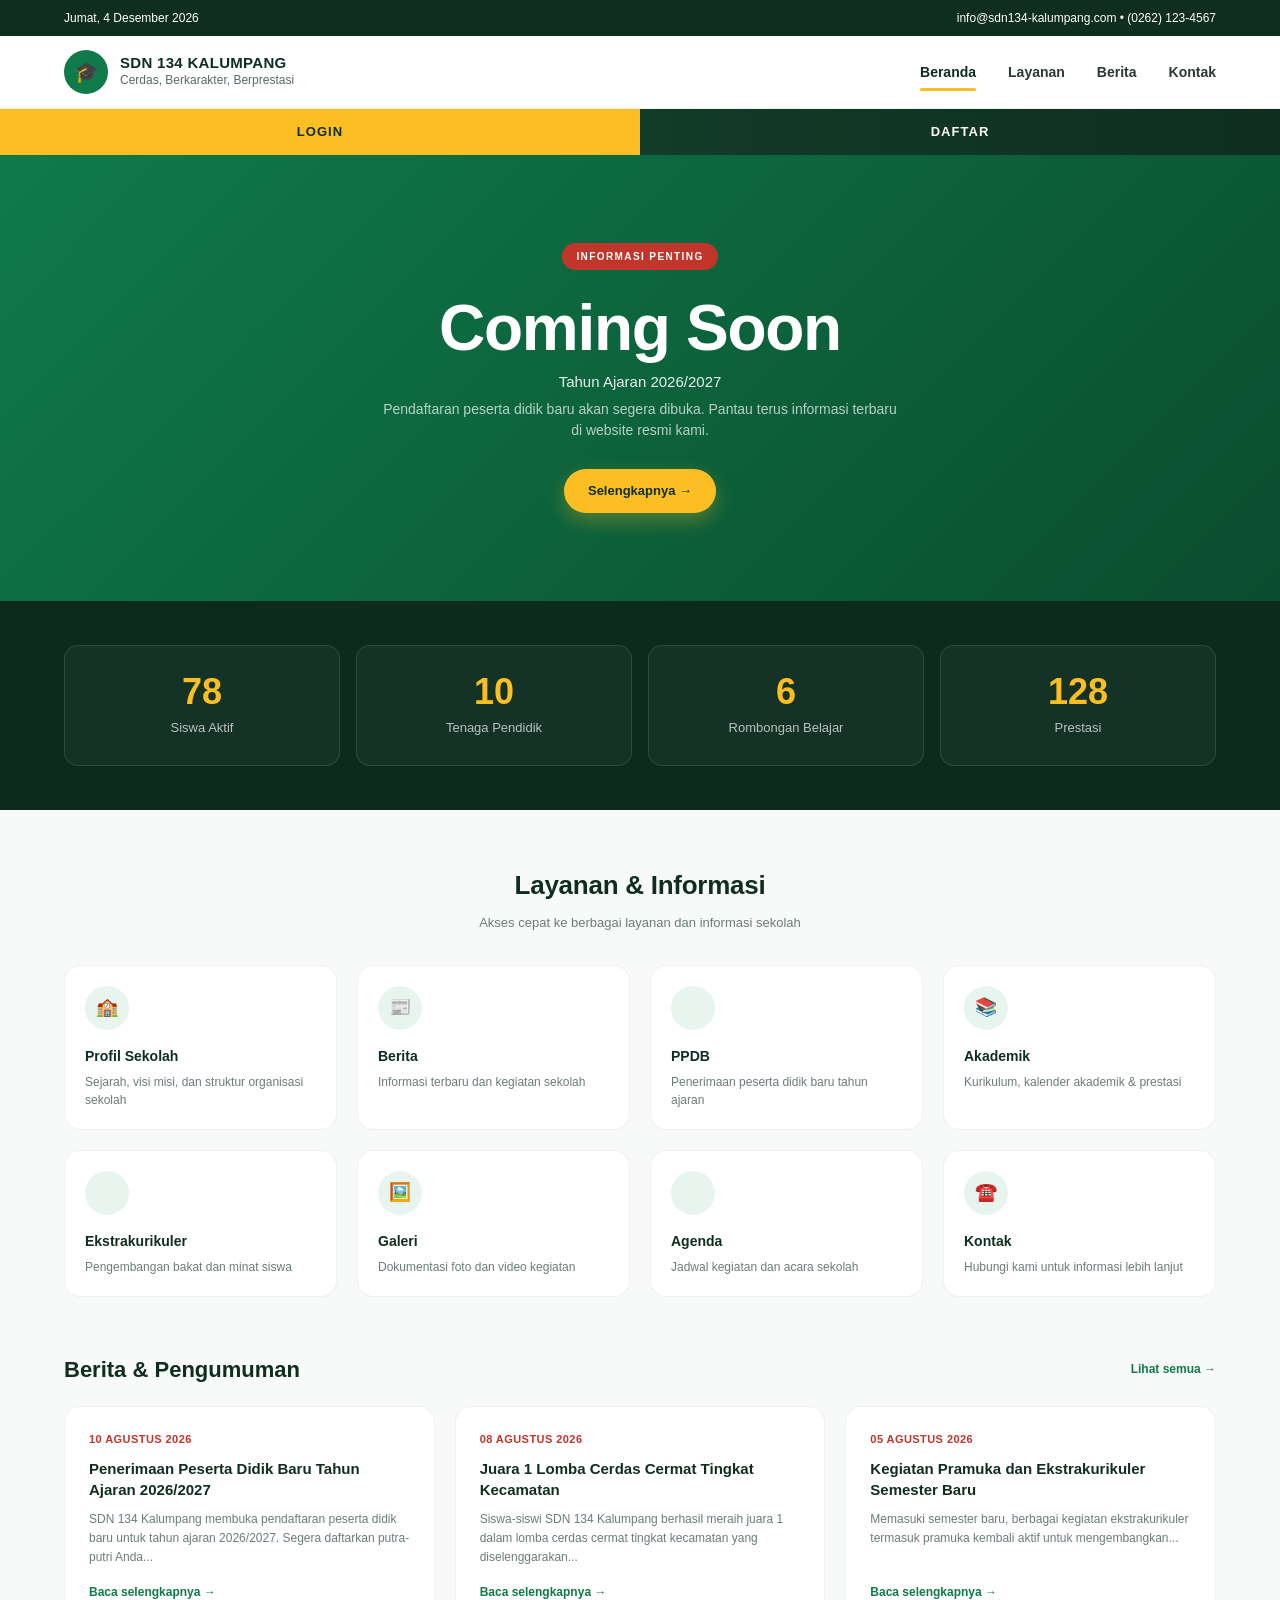
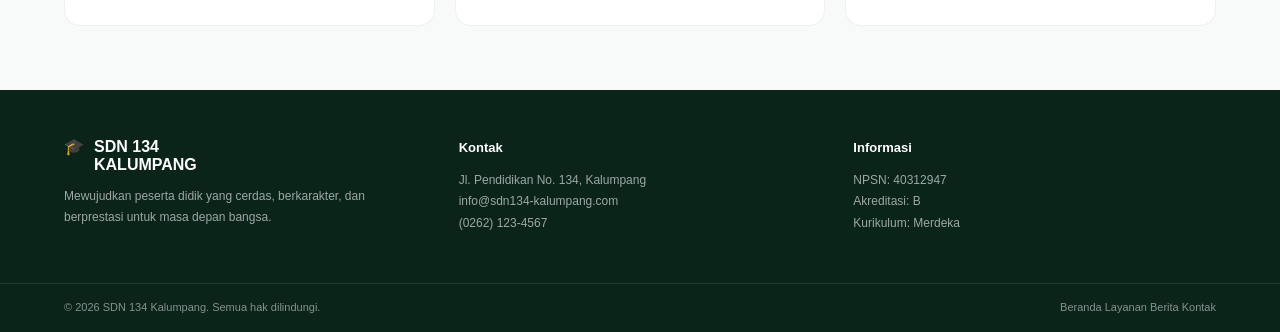
<file: home/index.html>
<!DOCTYPE html>
<html lang="id">
<head>
  <meta charset="UTF-8" />
  <meta name="viewport" content="width=device-width, initial-scale=1.0" />
  <title>SDN 134 KALUMPANG - Cerdas, Berkarakter, Berprestasi</title>
  <link rel="stylesheet" href="css/style.css" />
</head>
<body>
  <!-- Top Bar -->
  <div class="topbar">
    <div class="container">
      <span id="currentDate">Memuat tanggal...</span>
      <span>info@sdn134-kalumpang.com • (0262) 123-4567</span>
    </div>
  </div>

  <!-- Header -->
  <header class="header">
    <div class="container header-inner">
      <div class="brand">
        <div class="logo">🎓</div>
        <div>
          <div class="brand-title">SDN 134 KALUMPANG</div>
          <div class="brand-sub">Cerdas, Berkarakter, Berprestasi</div>
        </div>
      </div>
      <nav class="nav">
        <a class="active" href="#beranda">Beranda</a>
        <a href="#layanan">Layanan</a>
        <a href="#berita">Berita</a>
        <a href="#kontak">Kontak</a>
      </nav>
    </div>
  </header>

  <!-- Auth Bar -->
  <div class="authbar">
    <a href="javascript:void(0)" onclick="openLoginModal()" class="auth-login">LOGIN</a>
    <a href="javascript:void(0)" onclick="alert('Silakan hubungi admin untuk pendaftaran akun.')" class="auth-daftar">DAFTAR</a>
  </div>

  <!-- Hero -->
  <section class="hero" id="beranda">
    <span class="pill">INFORMASI PENTING</span>
    <h1>Coming Soon</h1>
    <p class="hero-title">Tahun Ajaran 2026/2027</p>
    <p class="hero-desc">Pendaftaran peserta didik baru akan segera dibuka. Pantau terus informasi terbaru di website resmi kami.</p>
    <a href="#layanan" class="btn-yellow">Selengkapnya →</a>
  </section>

  <!-- Statistik -->
  <section class="statistik">
    <div class="container">
      <div id="statistik-grid" class="stat-grid"></div>
    </div>
  </section>

  <!-- Layanan -->
  <section id="layanan" class="layanan">
    <div class="container">
      <h2 class="section-title">Layanan & Informasi</h2>
      <p class="section-sub">Akses cepat ke berbagai layanan dan informasi sekolah</p>
      <div id="layanan-grid" class="layanan-grid"></div>
    </div>
  </section>

  <!-- Berita -->
  <section id="berita" class="berita">
    <div class="container">
      <div class="berita-head">
        <h2>Berita & Pengumuman</h2>
        <a href="#">Lihat semua →</a>
      </div>
      <div id="berita-grid" class="berita-grid"></div>
    </div>
  </section>

  <!-- Footer -->
  <footer id="kontak" class="footer">
    <div class="container footer-grid">
      <div>
        <div class="footer-brand"><span>🎓</span> SDN 134<br/>KALUMPANG</div>
        <p>Mewujudkan peserta didik yang cerdas, berkarakter, dan berprestasi untuk masa depan bangsa.</p>
      </div>
      <div>
        <h4>Kontak</h4>
        <p>Jl. Pendidikan No. 134, Kalumpang<br/>info@sdn134-kalumpang.com<br/>(0262) 123-4567</p>
      </div>
      <div>
        <h4>Informasi</h4>
        <p>NPSN: 40312947<br/>Akreditasi: B<br/>Kurikulum: Merdeka</p>
      </div>
    </div>
    <div class="footer-bottom">
      <div class="container bottom-inner">
        <span>© 2026 SDN 134 Kalumpang. Semua hak dilindungi.</span>
        <span class="bottom-nav">Beranda Layanan Berita Kontak</span>
      </div>
    </div.>
  </footer>

  <!-- === MODAL LOGIN === -->
  <div id="loginModal" class="modal">
    <div class="modal-content">
      <span class="close-modal" onclick="closeLoginModal()">&times;</span>
      <div class="modal-header">
        <div class="logo-modal">🎓</div>
        <h2>Login SDN 134 Kalumpang</h2>
        <p style="font-size:12px; color:#6b7d73; margin-top:4px;">Masuk ke Dashboard Admin</p>
      </div>
      <form id="loginForm" class="login-form">
        <div class="form-group">
          <label>ALAMAT EMAIL</label>
          <input type="email" id="email" placeholder="nama@email.com" required>
        </div>
        <div class="form-group">
          <label>PASSWORD</label>
          <input type="password" id="password" placeholder="••••••••" required>
        </div>
        <div class="form-group">
          <label>KODE CAPTCHA</label>
          <div class="captcha-container">
            <input type="text" id="captchaInput" placeholder="Masukkan kode" required autocomplete="off">
            <div id="captchaCode" class="captcha-code">XXXX</div>
            <button type="button" onclick="generateCaptcha()" class="refresh-captcha" title="Ganti Kode">↻</button>
          </div>
        </div>
        <div id="errorMsg" class="error-msg"></div>
        <button type="submit" class="btn-login">SIGN IN</button>
      </form>
    </div>
  </div>

  <script src="js/main.js"></script>
</body>
</html>
</file>
<file: home/css/style.css>
/* css/style.css - SDN 134 Kalumpang */
* { margin:0; padding:0; box-sizing:border-box; }
:root {
  --green-900: #0f2e1f;
  --green-800: #0c2a1e;
  --green-700: #0a4d2e;
  --green-600: #0f7a4a;
  --yellow: #fbbf24;
  --red: #c1352a;
  --bg-light: #f8faf9;
  --text: #1a1a1a;
  --muted: #6b7d73;
}
body {
  font-family: -apple-system, BlinkMacSystemFont, "Segoe UI", Roboto, Helvetica, Arial, sans-serif;
  color: var(--text);
  background: #fff;
  line-height: 1.5;
  -webkit-font-smoothing: antialiased;
}
.container { max-width: 1200px; margin: 0 auto; padding: 0 24px; }
a { text-decoration:none; color:inherit; }

/* Topbar & Header */
.topbar { background: var(--green-900); color:#fff; font-size:12px; }
.topbar .container { height:36px; display:flex; align-items:center; justify-content:space-between; }
.header { background:#fff; border-bottom:1px solid rgba(0,0,0,.06); position:sticky; top:0; z-index:20; }
.header-inner { height:72px; display:flex; align-items:center; justify-content:space-between; }
.brand { display:flex; align-items:center; gap:12px; }
.logo { width:44px; height:44px; border-radius:50%; background:var(--green-600); display:grid; place-items:center; color:#fff; font-size:20px; }
.brand-title { font-weight:800; font-size:15px; color:var(--green-900); letter-spacing:.02em; line-height:1.1; }
.brand-sub { font-size:12px; color:#5a6b60; font-weight:500; }
.nav { display:flex; gap:32px; font-size:14px; font-weight:600; color:#2a3a30; }
.nav a.active { color:var(--green-900); position:relative; }
.nav a.active::after { content:""; position:absolute; left:0; bottom:-8px; width:100%; height:3px; background:var(--yellow); border-radius:999px; }

/* Auth bar */
.authbar { display:flex; height:46px; font-size:13px; font-weight:800; letter-spacing:.08em; }
.auth-login { flex:1; background:var(--yellow); color:var(--green-900); display:grid; place-items:center; transition: background 0.2s; cursor: pointer; }
.auth-login:hover { background: #f59e0b; }
.auth-daftar { flex:1; background: linear-gradient(90deg, #123b28, #0f2e1f); color:#fff; display:grid; place-items:center; transition: opacity 0.2s; cursor: pointer; }
.auth-daftar:hover { opacity: 0.9; }

/* Hero & Sections */
.hero { background: linear-gradient(135deg, #0f7a4a 0%, #0a4d2e 100%); text-align:center; padding:88px 24px; color:#fff; position:relative; }
.pill { display:inline-block; background:#c1352a; color:#fff; font-size:10px; font-weight:800; letter-spacing:.14em; padding:6px 14px; border-radius:999px; margin-bottom:28px; }
.hero h1 { font-size:64px; font-weight:800; letter-spacing:-.02em; line-height:.95; margin-bottom:12px; }
.hero-title { font-size:15px; opacity:.9; font-weight:500; }
.hero-desc { font-size:14px; opacity:.7; max-width:520px; margin:6px auto 0; }
.btn-yellow { display:inline-flex; margin-top:28px; background:var(--yellow); color:var(--green-900); font-size:13px; font-weight:800; padding:12px 24px; border-radius:999px; box-shadow:0 8px 20px rgba(251,191,36,.3); transition: transform 0.2s; }
.btn-yellow:hover { transform: translateY(-2px); }

.statistik { background: var(--green-800); padding:44px 0; }
.stat-grid { display:grid; grid-template-columns: repeat(4,1fr); gap:16px; }
.stat-card { border:1px solid rgba(255,255,255,.12); background: rgba(255,255,255,.04); border-radius:14px; padding:28px 20px; text-align:center; backdrop-filter: blur(6px); }
.stat-num { color:var(--yellow); font-size:36px; font-weight:800; line-height:1; }
.stat-label { color:rgba(255,255,255,.7); font-size:13px; margin-top:8px; }

.layanan, .berita { background: var(--bg-light); padding:56px 0 24px; }
.section-title { text-align:center; font-size:26px; font-weight:800; color:var(--green-900); letter-spacing:-.01em; }
.section-sub { text-align:center; font-size:13px; color:var(--muted); margin-top:8px; margin-bottom:32px; }
.layanan-grid { display:grid; grid-template-columns: repeat(4,1fr); gap:20px; }
.card { background:#fff; border:1px solid rgba(0,0,0,.06); border-radius:16px; padding:20px; transition: .2s; }
.card:hover { transform: translateY(-2px); box-shadow:0 8px 24px rgba(15,46,31,.08); }
.icon { width:44px; height:44px; border-radius:50%; background:#e8f5ef; display:grid; place-items:center; font-size:18px; margin-bottom:16px; }
.card-title { font-weight:700; font-size:14px; color:var(--green-900); }
.card-desc { font-size:12px; color:var(--muted); margin-top:6px; line-height:1.5; }

.berita { padding:32px 0 64px; }
.berita-head { display:flex; justify-content:space-between; align-items:center; margin-bottom:20px; }
.berita-head h2 { font-size:22px; font-weight:800; color:var(--green-900); }
.berita-head a { font-size:12px; font-weight:700; color:var(--green-600); }
.berita-grid { display:grid; grid-template-columns: repeat(3,1fr); gap:20px; }
.berita-card { background:#fff; border:1px solid rgba(0,0,0,.06); border-radius:16px; padding:24px; display:flex; flex-direction:column; }
.berita-date { font-size:11px; font-weight:800; color:var(--red); text-transform:uppercase; letter-spacing:.04em; margin-bottom:12px; }
.berita-title { font-size:15px; font-weight:700; color:var(--green-900); line-height:1.35; }
.berita-desc { font-size:12px; color:var(--muted); margin-top:10px; line-height:1.6; flex:1; }
.berita-link { margin-top:16px; font-size:12px; font-weight:700; color:var(--green-600); }

.footer { background:#0a241a; color:rgba(255,255,255,.6); }
.footer-grid { display:grid; grid-template-columns: repeat(3,1fr); gap:32px; padding:48px 24px; }
.footer-brand { font-weight:800; color:#fff; display:flex; gap:10px; line-height:1.1; margin-bottom:12px; }
.footer h4 { color:#fff; font-size:13px; margin-bottom:12px; }
.footer p { font-size:12px; line-height:1.8; }
.footer-bottom { border-top:1px solid rgba(255,255,255,.1); }
.bottom-inner { height:48px; display:flex; justify-content:space-between; align-items:center; font-size:11px; color:rgba(255,255,255,.5); }
.bottom-nav { display:flex; gap:16px; }

/* === MODAL LOGIN STYLES === */
.modal {
  display: none;
  position: fixed;
  z-index: 1000;
  left: 0;
  top: 0;
  width: 100%;
  height: 100%;
  background-color: rgba(0,0,0,0.6);
  backdrop-filter: blur(4px);
  align-items: center;
  justify-content: center;
}
.modal-content {
  background: white;
  border-radius: 20px;
  width: 90%;
  max-width: 400px;
  padding: 32px;
  position: relative;
  box-shadow: 0 20px 60px rgba(0,0,0,0.3);
  animation: modalSlideIn 0.3s ease-out;
}
@keyframes modalSlideIn {
  from { opacity: 0; transform: translateY(-20px); }
  to { opacity: 1; transform: translateY(0); }
}
.close-modal {
  position: absolute;
  right: 20px;
  top: 20px;
  font-size: 28px;
  font-weight: bold;
  color: var(--muted);
  cursor: pointer;
  transition: color 0.2s;
}
.close-modal:hover { color: var(--text); }
.modal-header { text-align: center; margin-bottom: 24px; }
.logo-modal {
  width: 60px; height: 60px; background: var(--green-600); border-radius: 50%;
  display: grid; place-items: center; font-size: 32px; margin: 0 auto 16px;
}
.modal-header h2 { font-size: 20px; font-weight: 800; color: var(--green-900); margin: 0; }
.login-form { display: flex; flex-direction: column; gap: 16px; }
.form-group { display: flex; flex-direction: column; gap: 6px; }
.form-group label { font-size: 11px; font-weight: 700; color: var(--text); letter-spacing: 0.05em; }
.form-group input {
  padding: 12px 16px; border: 1px solid #e2e8f0; border-radius: 10px;
  font-size: 14px; transition: border-color 0.2s; background: #f8faf9;
}
.form-group input:focus { outline: none; border-color: var(--green-600); background: #fff; }
.captcha-container { display: flex; gap: 8px; align-items: center; }
.captcha-container input { flex: 1; text-transform: uppercase; letter-spacing: 0.1em; font-weight: 700; }
.captcha-code {
  background: var(--green-900); color: white; padding: 12px 16px; border-radius: 10px;
  font-family: monospace; font-size: 18px; font-weight: bold; letter-spacing: 4px;
  min-width: 92px; text-align: center; user-select: none;
}
.refresh-captcha {
  width: 46px; height: 46px; border: 1px solid #e2e8f0; background: #f8faf9;
  border-radius: 10px; cursor: pointer; font-size: 18px; transition: all 0.2s;
}
.refresh-captcha:hover { background: #e2e8f0; }
.error-msg {
  background: #fff1f1; border: 1px solid #ffd0d0; color: #9a1a1a;
  padding: 10px 14px; border-radius: 10px; font-size: 12px; display: none;
}
.btn-login {
  background: var(--green-900); color: white; padding: 14px; border: none;
  border-radius: 12px; font-size: 14px; font-weight: 800; cursor: pointer;
  transition: all 0.2s; margin-top: 8px; letter-spacing: 0.05em;
}
.btn-login:hover { background: var(--green-800); transform: translateY(-1px); }

/* Responsive */
@media (max-width: 900px) {
  .stat-grid, .layanan-grid { grid-template-columns: repeat(2,1fr); }
  .berita-grid { grid-template-columns: 1fr; }
  .footer-grid { grid-template-columns: 1fr; }
  .nav { display:none; }
  .hero h1 { font-size:44px; }
}
</file>
